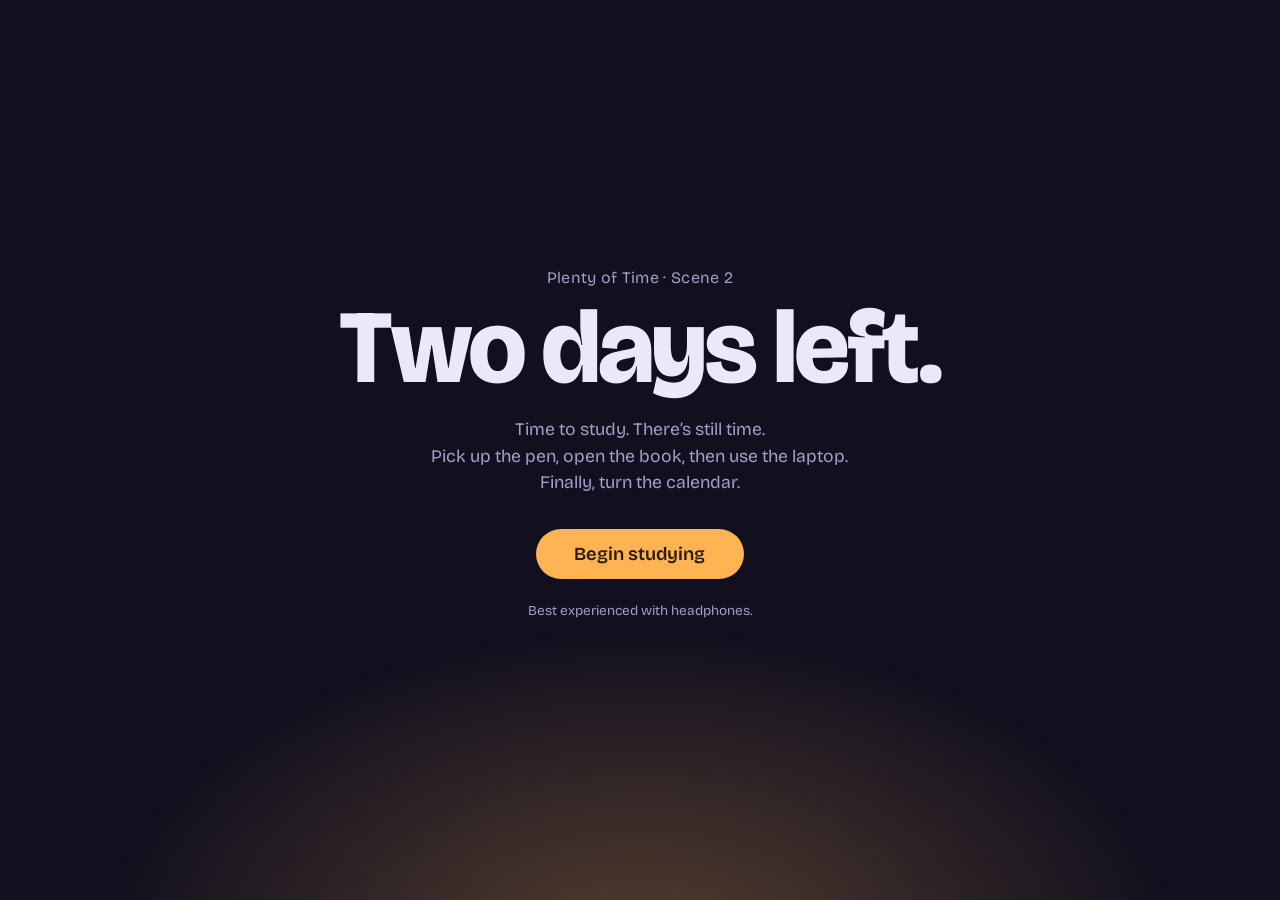
<file: soundproject/page2.html>
<!DOCTYPE html>
<html lang="en">
<head>
  <meta charset="utf-8">
  <meta name="viewport" content="width=device-width, initial-scale=1">
  <title>Plenty of Time · Two days left</title>
  <meta name="description" content="An interactive sound story about exam stress. Tear the calendar from D-2 to D-1 and hear the pressure rise.">
  <link rel="stylesheet" href="css/style.css">
  <link rel="stylesheet" href="css/page2.css">
</head>
<body class="study-page" data-day="2">
  <div id="beginScreen" class="begin-screen">
    <div>
      <p class="begin-project">Plenty of Time · Scene 2</p>
      <h1 class="begin-title">Two days left.</h1>
      <p class="begin-sub">Time to study. There’s still time.<br>Pick up the pen, open the book, then use the laptop. Finally, turn the calendar.</p>
      <button id="beginButton" type="button">Begin studying</button>
      <p class="listening-note">Best experienced with headphones.</p>
    </div>
  </div>
  <nav class="pager" aria-label="Pages">
    <a href="index.html">1 · Seven days</a>
    <a href="page2.html" aria-current="page">2 · Two days</a>
    <a href="page3.html">3 · Exam Day</a>
  </nav>
  <div class="study-controls">
    <button id="muteButton" type="button" aria-pressed="false" disabled>Mute sound</button>
    <button id="replayButton" type="button" disabled>Start over</button>
  </div>
  <main id="stage" class="stage study-stage" aria-label="A boy studying in his bedroom">
    <img class="room-image" src="media/study-room-no-calendar.png" alt="A messy study desk with a laptop, loose papers, an open textbook, pens and a pencil." draggable="false">
    <div class="study-boy" role="img" aria-label="A short-haired boy seated at the desk, moving gently as he writes in his notebook.">
      <img class="boy-sprite" src="media/study-boy.png" alt="" draggable="false">
    </div>
    <img class="room-image chair-foreground" src="media/study-room-no-calendar.png" alt="" aria-hidden="true" draggable="false">
    <div class="pressure-shade" aria-hidden="true"></div>
    <div id="thought1" class="thought" style="--x:8%;--y:17%;--angle:-4deg" aria-hidden="true">How much do I remember?</div>
    <div id="thought2" class="thought" style="--x:51%;--y:70%;--angle:3deg" aria-hidden="true">There’s too much left.</div>
    <div id="thought3" class="thought" style="--x:12%;--y:64%;--angle:-3deg" aria-hidden="true">I just read this.</div>
    <div id="thought4" class="thought" style="--x:37%;--y:29%;--angle:2deg" aria-hidden="true">Why isn’t it staying in?</div>
    <div id="thought5" class="thought" style="--x:5%;--y:39%;--angle:-6deg" aria-hidden="true">One more chapter.</div>
    <div id="thought6" class="thought" style="--x:58%;--y:48%;--angle:4deg" aria-hidden="true">The exam is tomorrow.</div>
    <div id="thought7" class="thought" style="--x:27%;--y:79%;--angle:-2deg" aria-hidden="true">Everyone else is ready.</div>
    <div id="thought8" class="thought" style="--x:43%;--y:12%;--angle:5deg" aria-hidden="true">What if I forget everything?</div>
    <div id="thought9" class="thought thought-loud" style="--x:19%;--y:49%;--angle:-5deg" aria-hidden="true">I’m running out of time.</div>
    <div id="thought10" class="thought" style="--x:6%;--y:85%;--angle:3deg" aria-hidden="true">I should have started sooner.</div>
    <div id="thought11" class="thought" style="--x:55%;--y:85%;--angle:-3deg" aria-hidden="true">I can’t take a break.</div>
    <div id="thought12" class="thought thought-loud" style="--x:35%;--y:39%;--angle:2deg" aria-hidden="true">READ IT AGAIN.</div>
    <div id="thought13" class="thought" style="--x:10%;--y:29%;--angle:-2deg" aria-hidden="true">Did I skip something?</div>
    <div id="thought14" class="thought" style="--x:52%;--y:59%;--angle:-4deg" aria-hidden="true">There’s another whole chapter.</div>
    <div id="thought15" class="thought thought-loud" style="--x:24%;--y:61%;--angle:4deg" aria-hidden="true">I’M NOT READY.</div>
    <div id="thought16" class="thought" style="--x:42%;--y:22%;--angle:-3deg" aria-hidden="true">What was the question?</div>
    <div id="thought17" class="thought thought-loud" style="--x:9%;--y:73%;--angle:-4deg" aria-hidden="true">NOT ENOUGH TIME.</div>
    <div id="thought18" class="thought thought-loud" style="--x:40%;--y:52%;--angle:3deg" aria-hidden="true">I JUST READ THIS.</div>
    <button id="bookHotspot" class="study-object study-object-book" type="button" aria-label="Open the book and listen to the pages" disabled></button>
    <button id="laptopHotspot" class="study-object study-object-laptop" type="button" aria-label="Add the sound of slow laptop typing" disabled></button>
    <button id="pencilHotspot" class="study-object study-object-pencil" type="button" aria-label="Add the sound of pencil writing" disabled></button>
    <div id="calendarAssembly" class="calendar-assembly">
      <img class="calendar-art" src="media/study-calendar.svg" alt="" aria-hidden="true" draggable="false">
      <button id="calendarHotspot" class="study-calendar" type="button" aria-label="D-2. Use the pen, book and laptop to unlock the calendar" disabled>
        <span class="calendar-face calendar-under" aria-hidden="true"><strong>1</strong><span>day left</span><i></i></span>
        <span class="calendar-face calendar-paper" aria-hidden="true"><strong>2</strong><span>days left</span><i></i></span>
      </button>
    </div>
  </main>
  <div id="sceneBlackout" class="scene-blackout" aria-hidden="true"></div>
  <div class="sr-only">
    <p id="dayLabel" class="day-label">D-2 / THERE’S STILL TIME</p>
    <p id="caption" class="study-caption" aria-live="polite">Two days until the exam.</p>
    <p id="soundCaption" class="sound-caption" aria-live="polite"></p>
  </div>
  <p id="audioStatus" class="audio-status" role="status"></p>
  <script src="js/calendar-audio.js"></script>
  <script src="js/page2.js"></script>
</body>
</html>
</file>
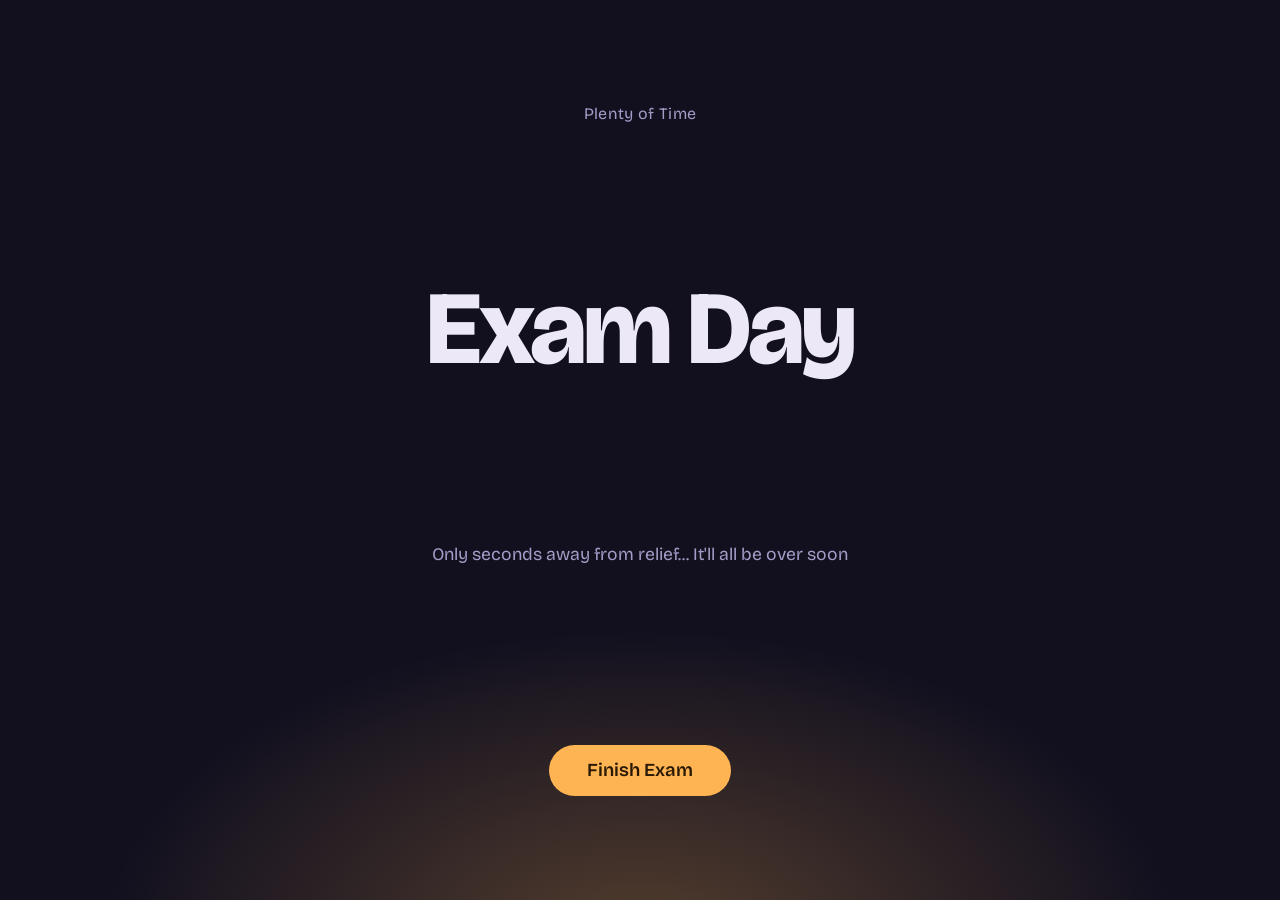
<file: soundproject/page3.html>
<!DOCTYPE html>
<html lang="en">

<head>
  <meta charset="utf-8">
  <meta name="viewport" content="width=device-width, initial-scale=1">
  <title>Plenty of Time · Exam Day</title>
  <link rel="stylesheet" href="css/style.css">
</head>

<body class="stub-page page3">

  <!-- Exam Day introduction screen -->
  <div id="beginScreen" class="begin-screen">
    <p class="begin-project">Plenty of Time</p>
    <h1 class="begin-title">Exam Day</h1>
    <p class="begin-sub">Only seconds away from relief... It'll all be over soon</p>
    <button id="beginButton" type="button">Finish Exam</button>
  </div>

  <!-- Main exam scene -->
  <main class="stage" id="stage">

    <!-- First classroom background -->
    <img id="classroomBackground" class="room-image" src="media/classroom1.png" alt="Student finishing an exam">

    <!-- Separate paper and teacher for the submission interaction -->
    <img id="examPaper" src="media/exampaper.png" alt="Exam paper">

    <img id="teacher" src="media/teacher.png" alt="Teacher waiting to collect the exam">

    <!-- Clickable area for finishing the exam -->
    <button id="examHotspot" type="button" aria-label="Click to finish writing the exam"></button>

  </main>

  <!-- Story captions -->
  <p id="caption" class="caption" aria-live="polite"></p>

  <!-- Navigation between project stages -->
  <nav class="pager" aria-label="Pages">
    <a href="index.html">1 · Seven days</a>
    <a href="page2.html">2 · Two days</a>
    <a href="page3.html" aria-current="page">3 · Exam Day</a>
  </nav>

  <script src="js/page3.js"></script>
</body>

</html>
</file>
<file: soundproject/css/style.css>
@import url('https://fonts.googleapis.com/css2?family=Bricolage+Grotesque:opsz,wght@12..96,400;12..96,600;12..96,800&family=Newsreader:ital,opsz,wght@1,6..72,400&display=swap');

* {
  box-sizing: border-box;
}

html,
body {
  height: 100%;
  margin: 0;
}

body {
  background: #12101f;
  color: #ece8f7;
  font-family: 'Bricolage Grotesque', 'Segoe UI', sans-serif;
  overflow: hidden;
}

button {
  font: inherit;
  color: inherit;
  cursor: pointer;
}

a {
  color: #ffb454;
}


.begin-screen {
  position: fixed;
  inset: 0;
  z-index: 100;
  display: grid;
  place-items: center;
  text-align: center;
  padding: 2rem;
  background:
    radial-gradient(60% 50% at 50% 105%, rgba(255, 180, 84, 0.28), transparent 70%),
    #12101f;
  transition: opacity 1s ease, visibility 0s 1s;
}

.begin-screen.is-gone {
  opacity: 0;
  visibility: hidden;
  pointer-events: none;
}

.begin-project {
  margin: 0 0 0.8rem;
  color: #a39cc6;
  letter-spacing: 0.02em;
}

.begin-title {
  margin: 0 0 1.2rem;
  font-weight: 800;
  font-size: clamp(3rem, 9vw, 6.5rem);
  line-height: 0.95;
  letter-spacing: -0.03em;
}

.begin-sub {
  margin: 0 auto 2rem;
  max-width: 28rem;
  color: #a39cc6;
  font-size: 1.1rem;
  line-height: 1.5;
}

#beginButton {
  border: 0;
  border-radius: 999px;
  padding: 0.9rem 2.4rem;
  font-weight: 600;
  font-size: 1.15rem;
  background: #ffb454;
  color: #2a1a05;
}

#beginButton:hover {
  background: #ffc473;
}


.stage {
  position: fixed;
  inset: 0;
  width: 100vw;
  height: 100vh;
  height: 100dvh;
  aspect-ratio: auto;
  background: #1d1939;
  overflow: hidden;
}

.room-image {
  position: absolute;
  inset: 0;
  width: 100%;
  height: 100%;
  /* Scale the whole scene with its percentage-positioned interactive layers. */
  object-fit: fill;
  display: block;
  user-select: none;
  pointer-events: none;
}


.screen-video {
  position: absolute;
  left: 43.75%;
  top: 30%;
  width: 32.5%;
  height: 32.5%;
  object-fit: cover;
  background: #05040b;
  border-radius: 3px;
  opacity: 0;
  pointer-events: none;
  transition: opacity 0.2s steps(1);
}

body.computer-on .screen-video {
  opacity: 1;
}

.hotspot {
  position: absolute;
  border: 0;
  background: transparent;
  padding: 0;
  cursor: pointer;
}

.hotspot:focus-visible {
  outline: 3px solid #ffb454;
  outline-offset: 2px;
}

.hotspot::after {
  content: '';
  position: absolute;
  inset: -4px;
  border: 3px solid #5df2ff;
  border-radius: 12px;
  opacity: 0.25;
  animation: pulse 1.8s ease-in-out infinite;
  pointer-events: none;
}

.hotspot-calendar::after {
  border-color: #ff4f6a;
}

@keyframes pulse {

  0%,
  100% {
    opacity: 0.2;
  }

  50% {
    opacity: 0.9;
  }
}

.hotspot-computer {
  left: 42%;
  top: 27%;
  width: 42%;
  height: 40%;
}

.hotspot-calendar {
  left: 84.5%;
  top: 11%;
  width: 13%;
  height: 34%;
}


.calendar-number {
  position: absolute;
  left: 85.4%;
  top: 18.5%;
  width: 11.5%;
  height: 16%;
  display: grid;
  place-items: center;
  font-weight: 800;
  font-size: clamp(2.4rem, 7vw, 5.5rem);
  color: #1a1636;
  line-height: 1;
  pointer-events: none;
  background: #ece8f7;
}


/* -- Caption + prompt */

.caption {
  position: fixed;
  left: 50%;
  bottom: 1.6rem;
  transform: translateX(-50%);
  z-index: 40;
  width: min(40rem, 90vw);
  margin: 0;
  text-align: center;
  color: #a39cc6;
  font-size: 1rem;
  min-height: 1.4em;
  pointer-events: none;
  text-shadow: 0 1px 8px rgba(0, 0, 0, 0.8);
  transition: opacity 0.4s ease;
}

.caption.is-story {
  color: #ece8f7;
  font-family: Newsreader, Georgia, serif;
  font-style: italic;
  font-size: clamp(1.2rem, 2.4vw, 1.7rem);
}

.prompt {
  position: fixed;
  left: 50%;
  bottom: 4.2rem;
  transform: translateX(-50%);
  z-index: 45;
  border: 0;
  border-radius: 999px;
  padding: 0.7rem 1.6rem;
  background: #ffb454;
  color: #2a1a05;
  font-weight: 600;
  font-size: 1rem;
}

.prompt:hover {
  background: #ffc473;
}

/* -- Page 3: Exam Day */

/* Interactive exam area */
.page3 #examHotspot {
  position: absolute;
  left: 43.5%;
  top: 78.5%;
  width: 13%;
  height: 11%;
  border: 0;
  padding: 0;
  background: transparent;
  z-index: 10;
  cursor: pointer;
  opacity: 0;
  pointer-events: none;
  transition: opacity 2s ease-in-out;
}


/* Glow around the paper and pen */
.page3 #examHotspot::after {
  content: '';
  position: absolute;
  inset: 0;
  border-radius: 12px;
  background: transparent;
  border: 2px solid rgba(255, 210, 110, 0.95);
  box-shadow:
    0 0 10px rgba(255, 180, 84, 0.8),
    0 0 22px rgba(255, 180, 84, 0.5),
    inset 0 0 8px rgba(255, 180, 84, 0.2);
  animation: examGlow 1.8s ease-in-out infinite;
  pointer-events: none;
}

.page3 #examHotspot.is-active {
  opacity: 1;
  pointer-events: auto;
}

@keyframes examGlow {

  0%,
  100% {
    opacity: 0.4;
  }

  50% {
    opacity: 1;
  }
}

/* Separate exam paper */
.page3 #examPaper {
  position: absolute;
  left: 44.8%;
  top: 81%;
  width: 9.5%;
  height: auto;
  z-index: 20;
  opacity: 0;
  pointer-events: none;
  user-select: none;
  transition: opacity 0.4s ease;
}

.page3 #examPaper.is-visible {
  opacity: 1;
  pointer-events: auto;
  cursor: grab;
  touch-action: none;
}

/* Teacher standing beside the desk */
.page3 #teacher {
  position: absolute;
  left: 59%;
  top: 40%;
  width: 15%;
  height: auto;
  z-index: 4;
  opacity: 0;
  pointer-events: none;
  user-select: none;
  transition: opacity 0.5s ease;
}

/* Show the teacher during submission */
.page3 #teacher.is-visible {
  opacity: 1;
}

/* Drag and ending transitions */

.page3 #stage {
  opacity: 1;
  transition: opacity 0.8s ease;
}

.page3 #examPaper {
  touch-action: none;
}

/* -- Page links (top left) */

.pager {
  position: fixed;
  top: 1rem;
  left: 1rem;
  z-index: 50;
  display: flex;
  flex-wrap: wrap;
  gap: 0.4rem;
}

.pager a {
  color: #a39cc6;
  text-decoration: none;
  font-size: 0.9rem;
  padding: 0.35rem 0.8rem;
  border-radius: 999px;
  background: rgba(18, 16, 31, 0.55);
}

.pager a[aria-current] {
  color: #2a1a05;
  background: #ffb454;
  font-weight: 600;
}

.pager a:hover:not([aria-current]) {
  color: #ece8f7;
}

.stub-stage {
  display: grid;
  place-items: center;
  padding: 2rem;
}

.stub-box {
  max-width: 34rem;
  padding: 1.5rem 1.8rem;
  background: rgba(42, 36, 71, 0.85);
  border-radius: 12px;
  line-height: 1.5;
}

.stub-box h2 {
  margin-top: 0;
}

.stub-box code {
  color: #ffb454;
}
</file>
<file: soundproject/css/page2.css>
/* Scene 2 only: keep the other collaborators' scenes independent. */
.study-page { min-height: 100dvh; overflow: hidden; background: #12101f; }
.study-page [hidden] { display: none !important; }
.listening-note { color: #a39cc6; font-size: .85rem; margin-top: 1.4rem; }
.study-page .pager { position: fixed; max-width: calc(100% - 1.5rem); }
.study-controls { position: fixed; right: 1rem; top: 1rem; z-index: 50; display: flex; gap: .4rem; }
.study-controls button, .study-controls a { border: 1px solid #71658c; background: #191527e8; border-radius: 99px; padding: .4rem .8rem; font-size: .85rem; text-decoration: none; }
.study-page button:disabled { cursor: default; opacity: .5; }
.study-page button:focus-visible, .study-page a:focus-visible { outline: 3px solid #ffcf85; outline-offset: 5px; }
.study-stage { container-type: size; }
.study-stage .room-image, .study-boy { transition: filter 2s ease; }
.study-boy { position: absolute; inset: 0; pointer-events: none; transform-origin: 48% 81%; }
.boy-sprite { position: absolute; inset: 0; width: 100%; height: 100%; object-fit: fill; user-select: none; pointer-events: none; }
/* Keep the complete boy in one sprite so the shoulders cannot split apart. */
.chair-foreground { clip-path: polygon(40.7% 100%, 40.7% 84%, 41.1% 82%, 42.1% 81%, 52.6% 81%, 53.7% 82%, 54.3% 84%, 54.3% 100%); }
.is-studying .study-boy { animation: study-breathe 4s ease-in-out infinite; }
.is-studying[data-day="1"] .study-boy { animation: stressed-study 1.1s ease-in-out infinite; }
.motion-paused .study-boy { animation-play-state: paused; }
@keyframes study-breathe {
  0%, 100% { transform: translateY(0) rotate(-.15deg); }
  50% { transform: translateY(-.14cqw) rotate(.2deg); }
}
@keyframes stressed-study {
  0%, 100% { transform: translate(0, .12cqw) rotate(-.35deg); }
  35% { transform: translate(-.08cqw, -.08cqw) rotate(.4deg); }
  70% { transform: translate(.08cqw, .05cqw) rotate(-.1deg); }
}
.study-screen { position: absolute; left: 43.7%; top: 30%; width: 32.5%; height: 32.5%; padding: 2.1cqw 2.4cqw; overflow: hidden; background: #22243c; color: #e4dccb; border-radius: 3px; box-shadow: inset 0 0 4cqw #101321; }
.screen-label { font-size: .65cqw; letter-spacing: .18em; color: #c2ad83; }
.study-screen h2 { font-size: 1.7cqw; font-weight: 400; margin: 1cqw 0 1.6cqw; font-family: Georgia, serif; }
.study-lines { width: 90%; height: 5cqw; background: repeating-linear-gradient(transparent 0 1cqw, #8c8da54a 1cqw 1.14cqw); }
.study-screen p { font-size: .8cqw; color: #b6afc6; }
.pressure-shade { position: absolute; inset: 0; pointer-events: none; background: radial-gradient(ellipse at 51% 65%, transparent 8%, #100917dc 100%); opacity: 0; transition: opacity 2s ease; }
/* Calendar artwork and dates sit above the room's pressure shade and filters. */
.calendar-assembly { position: absolute; inset: 0; z-index: 6; pointer-events: none; transform-origin: 91.3% 27.9%; transition: transform 1.6s cubic-bezier(.22,.8,.25,1); }
.calendar-assembly .study-calendar { pointer-events: auto; }
.study-object { position: absolute; z-index: 5; border: 0; border-radius: .6cqw; padding: 0; background: transparent; }
.study-object-book { left: 16.5%; top: 65.5%; width: 15.5%; height: 13.5%; }
.study-object-laptop { left: 55.5%; top: 50.5%; width: 14%; height: 20.5%; }
.study-object-pencil { left: 59.5%; top: 73%; width: 7.2%; height: 5.5%; min-height: 28px; }
.study-object:disabled { pointer-events: none; }
.study-object[data-active="true"]::after { content: ''; position: absolute; inset: -4px; border: 2px solid #ffcf85; border-radius: inherit; box-shadow: 0 0 12px #ffcf8555; animation: object-hint 2s ease-in-out infinite; pointer-events: none; }
@keyframes object-hint { 0%, 100% { opacity: .4; } 50% { opacity: 1; } }
.scene-exiting .calendar-assembly { transform: translate(-41.3%, 22.1%) scale(1.85); }
.scene-exiting .pager, .scene-exiting .study-controls { opacity: 0; pointer-events: none; }
.scene-exiting .calendar-assembly::after { display: none; }
.scene-blackout { position: fixed; inset: 0; z-index: 200; background: #000; opacity: 0; pointer-events: none; transition: opacity 1.4s ease; }
.scene-fading .scene-blackout { opacity: 1; pointer-events: auto; }
.calendar-art { position: absolute; left: 85%; top: 10.6%; width: 12.6%; height: 34.6%; z-index: 3; pointer-events: none; user-select: none; }
.study-calendar { position: absolute; left: 85.4%; top: 18.5%; width: 11.5%; height: 23.7%; z-index: 4; padding: 0; border: 0; background: #ece8f7; color: #1a1636; border-radius: 0 0 .5cqw .5cqw; }
.study-page .study-calendar:disabled { opacity: 1; }
.calendar-face { position: absolute; inset: 0; display: flex; align-items: center; flex-direction: column; background: #ece8f7; border-radius: inherit; padding-top: min(1.2cqw, 2.13cqh); }
.calendar-face strong { font-family: 'Bricolage Grotesque', 'Segoe UI', sans-serif; font-weight: 800; font-size: min(6.8cqw, 12.1cqh); line-height: 1; letter-spacing: -.03em; color: #1a1636; }
.calendar-face > span { font-size: min(1.6cqw, 2.85cqh); line-height: 1.2; font-weight: 800; color: #70678e; margin-top: min(1.4cqw, 2.49cqh); }
.calendar-paper { transform-origin: top left; box-shadow: 0 .4cqw .2cqw #29214222; }
.calendar-face i { position: absolute; bottom: 1.3cqw; width: 36%; height: .3cqw; border-radius: 99px; background: #c9c0dd; }
.study-calendar:not(:disabled):hover .calendar-paper { transform: rotate(-3deg); }
.calendar-assembly:has(.study-calendar:not(:disabled))::after { content: ''; position: absolute; left: 83.8%; top: 9%; width: 15%; height: 37.5%; border: .3cqw solid #e75b70; border-radius: 1.2cqw; box-sizing: border-box; pointer-events: none; }
.is-tearing .calendar-paper { animation: rip-day 1.1s ease-in forwards; }
.is-tearing .calendar-under { z-index: 1; } /* Reveal D-1 at the sound onset. */
@keyframes rip-day { 20% { transform: rotate(-8deg) translateY(3%); } 45% { transform: rotate(7deg) translateY(16%); } 100% { transform: translate(-35%, 220%) rotate(30deg); opacity: 0; } }
.thought { position: absolute; left: var(--x); top: var(--y); max-width: 36%; z-index: 2; visibility: hidden; opacity: 0; color: #ffe1e6; font: italic 1.9cqw/1.25 Georgia, serif; text-shadow: 0 2px 12px #120710; pointer-events: none; transform: translateY(.6cqw) rotate(var(--angle)); transition: opacity 1.3s ease, transform 1.3s ease; }
.study-page[data-day="2"] .thought { display: none; opacity: 0; transition: none; }
.study-page[data-day="1"] .thought.is-visible { visibility: visible; opacity: .92; transform: translateY(0) rotate(var(--angle)); }
.thought-loud { color: #ffb8c5; font: 700 2.7cqw/1.1 'Bricolage Grotesque', 'Segoe UI', sans-serif; letter-spacing: -.03em; }
.study-page[data-day="1"] .room-image { filter: brightness(.40) saturate(.55); }
.study-page[data-day="1"] .study-boy { filter: brightness(.40) saturate(.55); }
.study-page[data-day="1"] .pressure-shade { opacity: 1; }
.study-page[data-day="1"] .study-screen { background: #302031; }
.sr-only { position: absolute; width: 1px; height: 1px; padding: 0; margin: -1px; overflow: hidden; clip-path: inset(50%); white-space: nowrap; border: 0; }
.audio-status { position: fixed; z-index: 50; right: 1rem; top: 3.5rem; max-width: min(28rem, 90vw); padding: .6rem .8rem; border-radius: .5rem; background: #191527ee; font-size: .8rem; color: #ffbdb4; }
.audio-status:empty { display: none; }
@media (max-width: 680px) {
  .study-page .pager { top: .7rem; left: .6rem; gap: .2rem; }
  .study-page .pager a { font-size: .75rem; padding: .35rem .55rem; }
  .study-controls { top: 3.5rem; right: .75rem; }
  .study-calendar::before { content: ''; position: absolute; inset: -8px; }
  .audio-status { top: 6rem; }
}
@media (prefers-reduced-motion: reduce) {
  .study-page *, .study-page *::after { animation: none !important; transition: none !important; }
  .is-tearing .calendar-paper { opacity: 0; }
}
</file>
